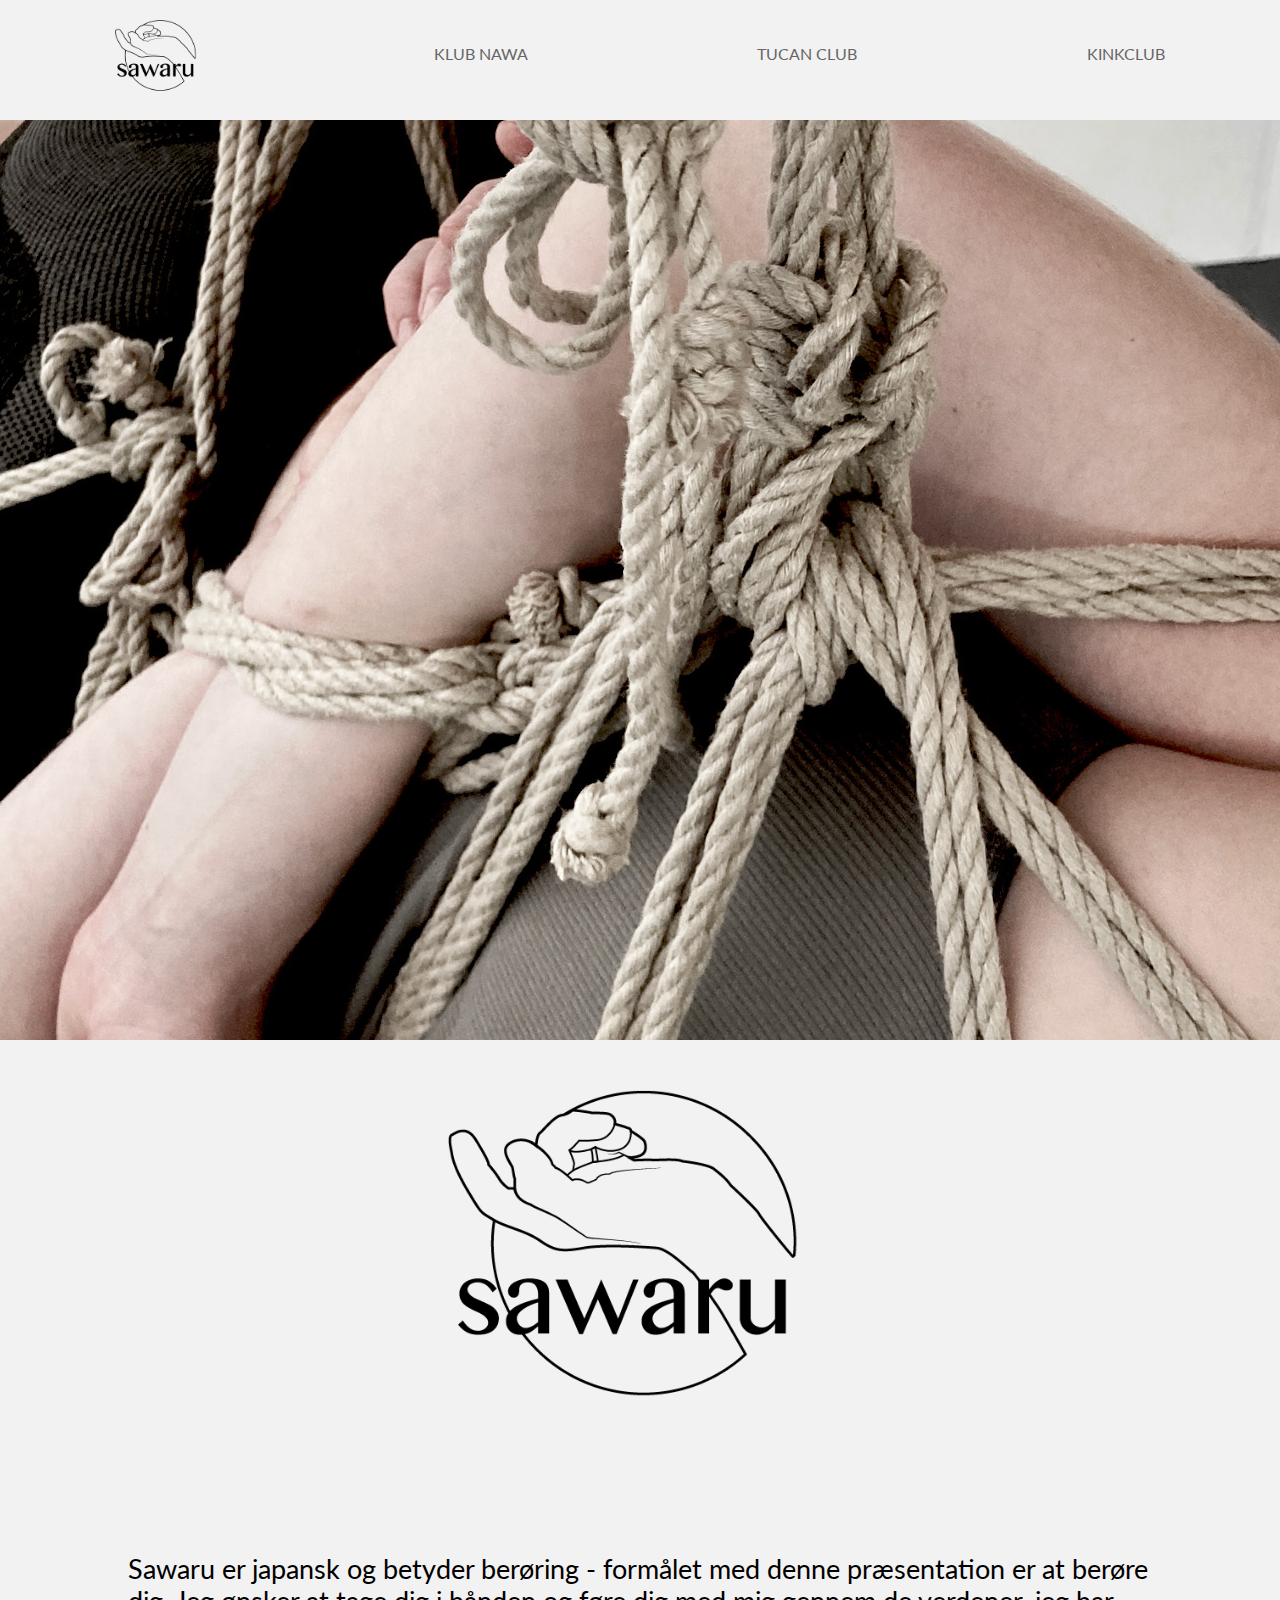
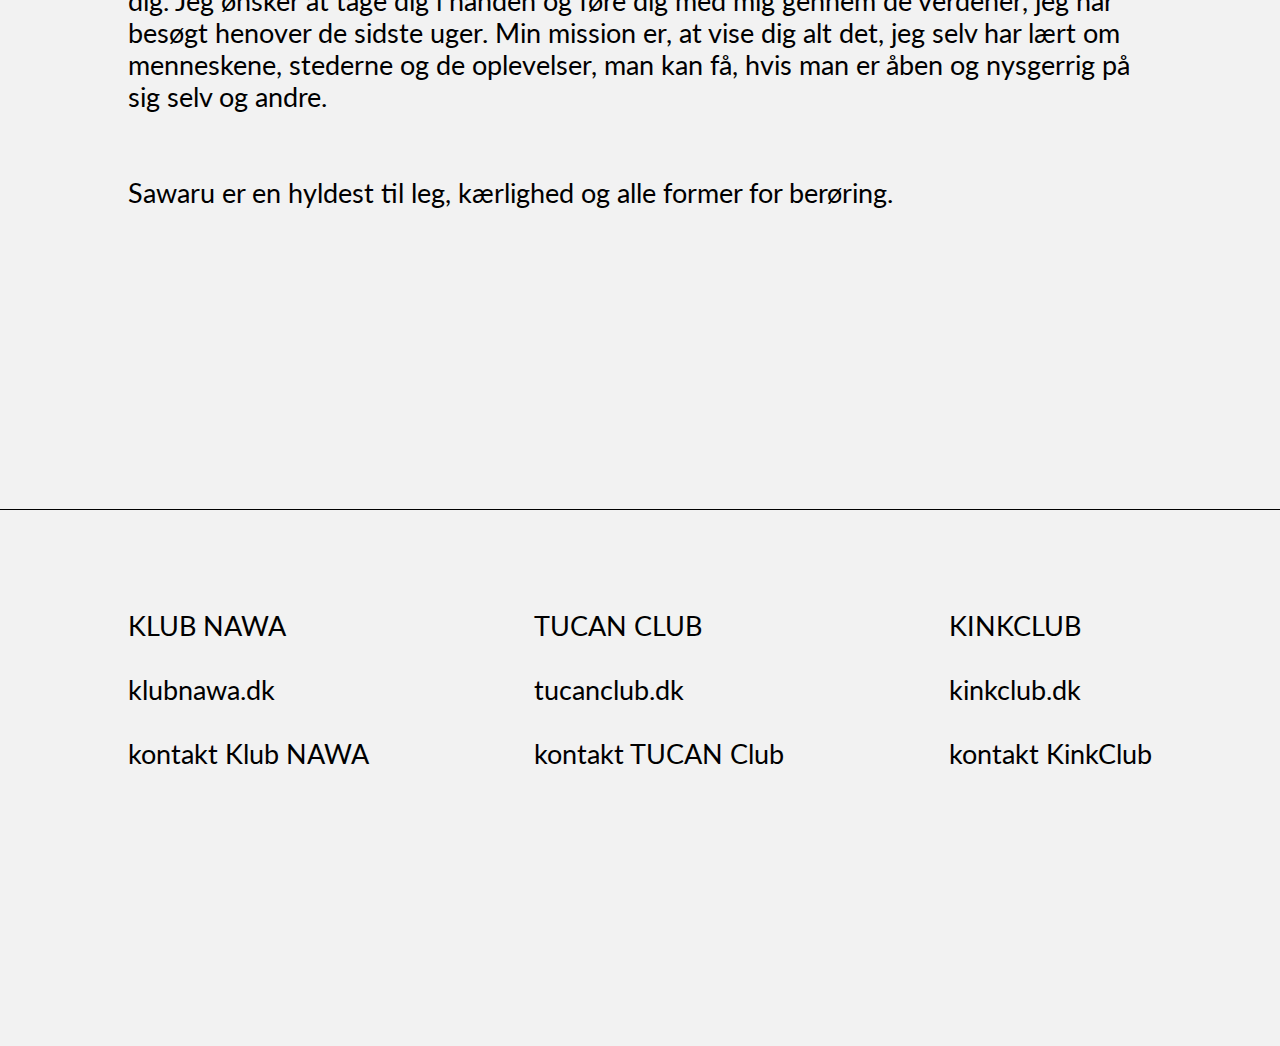
<file: index.html>
<!DOCTYPE html>
<html lang="en">
<head>
    <meta charset="UTF-8">
    <meta http-equiv="X-UA-Compatible" content="IE=edge">
    <meta name="viewport" content="width=device-width, initial-scale=1.0">

    <!--ekstra robot halløj, så google ikke ser mine juicy billeder-->
    <meta name=”robots” content=”nofollow” />

    <link rel="preconnect" href="https://fonts.googleapis.com"> 
    <link rel="preconnect" href="https://fonts.gstatic.com" crossorigin> 
    <link href="https://fonts.googleapis.com/css2?family=Poiret+One&display=swap" rel="stylesheet">
    
    <link rel="preconnect" href="https://fonts.googleapis.com"> 
    <link rel="preconnect" href="https://fonts.gstatic.com" crossorigin> 
    <link href="https://fonts.googleapis.com/css2?family=Lato:wght@100&display=swap" rel="stylesheet">

    <link rel="stylesheet" href="styles.css">
    <title>welcome to sawaru</title>
</head>
<body id="nawabody">
    <header>  
        <nav>
            <div>
                <a href="index.html">   
                <img id="logo" src="images/sawaru.png" alt="sawaru"></a>  
            </div>
                    <div class="dropdown">
                        <a href="nawa.html">KLUB NAWA</a>
                            <div class="dropdown-content">
                                <span>
                                    <a href="nawa.html">Klub NAWA</a><br>
                                </span>
                                <span>
                                    <a href="nawa.html#helenasreb">Helenas reb</a><br>
                                </span>
                                <span>
                                    <a href="nawa.html#3stadier">3 stadier</a><br>
                                </span>
                            </div>
                    </div>
    
                    <div class="dropdown">
                        <a href="tucan.html">TUCAN CLUB</a>
                            <div class="dropdown-content">
                                <span>
                                    <a href="tucan.html">TUCAN Club</a><br>
                                </span>
                                <span>
                                    <a href="tucan.html#faciliteter">Legerum</a><br>
                                </span>
                                <span>
                                    <a href="tucan.html#swinging20s">Swinging 20's</a><br>
                                </span>
                            </div>
                    </div>
    
                    <div class="dropdown">
                        <a href="kinkclub.html">KINKCLUB</a>
                            <div class="dropdown-content">
                                <span>
                                    <a href="kinkclub.html">KinkClub</a><br>
                                </span>
                                <span>
                                    <a href="kinkclub.html#thepain">The pain that i'm used to</a><br>
                                </span>
                                <span>
                                    <a href="kinkclub.html#lotte">Lottes første stik</a><br>
                                </span>
                            </div>
                    </div> 
        </nav>
    
        <!--Burger-->
        <nav id="burgermenu">
            <div class="navbar">
                <div class="container nav-container">
                    <a href="index.html"> <img id="burgerlogo" src="images/sawaru.png" alt="sawaru"></a>
                  <input class="checkbox" type="checkbox">
                  <div class="hamburger-lines">
                    <span class="line line1"></span>
                    <span class="line line2"></span>
                    <span class="line line3"></span>
                </div>  
                <div class="menu-items">
                    <a href="index.html"> <img id="burgerlogo" src="images/sawaru.png" alt="sawaru"></a>
                    <li><a href="nawa.html">KLUB NAWA</a></li>
                    <li><a class="ddc" href="nawa.html">Klub NAWA</a></li>
                    <li><a class="ddc" href="nawa.html#helenasreb">Helenas reb</a></li>
                    <li><a class="ddc" href="nawa.html#3stadier">3 stadier</a></li></br></br>
                    
                    <li><a href="tucan.html">TUCAN CLUB</a></li>
                    <li><a class="ddc" href="tucan.html">Tucan Club</a></li>
                    <li><a class="ddc" href="tucan.html#faciliteter">Legerum</a></li>
                    <li><a class="ddc" href="tucan.html#swinging20s">Swinging 20's</a></li></br></br>
                    
                    <li><a href="kinkclub.html">KINKCLUB</a></li>
                    <li><a class="ddc" href="kinkclub.html">KinkClub</a></li>
                    <li><a class="ddc" href="kinkclub.html#thepain">The pain that i'm used to</a></li>
                    <li><a class="ddc" href="kinkclub.html#lotte">Lottes første stik</a></li></br></br>
                    
                </div>
              </div>
            </div>
          </nav>
    </header>

<main>
    <div class="containerkarusel">
        <div class="pic" id="pic9"></div>
        <div class="pic" id="pic8"></div>
        <div class="pic" id="pic7"></div>
        <div class="pic" id="pic6"></div>
        <div class="pic" id="pic5"></div>
        <div class="pic" id="pic4"></div>
        <div class="pic" id="pic3"></div>
        <div class="pic" id="pic2"></div>
        <div class="pic" id="pic1"></div>
    </div>
    

    <img id="sawaru" src="images/sawaru.png" alt="sawaru logo">
    <p class="kasseløsp">Sawaru er japansk og betyder berøring - formålet med denne præsentation er at berøre dig. Jeg ønsker at tage dig i hånden og føre dig med mig gennem de verdener, jeg har besøgt henover de sidste uger. Min mission er, at vise dig alt det, jeg selv har lært om menneskene, stederne og de oplevelser, man kan få, hvis man er åben og nysgerrig på sig selv og andre. 
        </br></br></br>
        Sawaru er en hyldest til leg, kærlighed og alle former for berøring.
    </p>

    <footer>
        <div>
            <p>KLUB NAWA </br></br> <a href="http://klubnawa.dk" target="_blank">klubnawa.dk</a></br></br> <a href="http://klubnawa.dk/index.php/kontakt/" target="_blank">kontakt Klub NAWA</a></p>
        </br></br></br></br></br></br></br>
        </div>

        <div>
            <p>TUCAN CLUB </br></br> <a href="https://tucanclub.dk/forside/" target="_blank">tucanclub.dk</a></br></br> <a href="https://tucanclub.dk/om-tucan-club/" target="_blank">kontakt TUCAN Club</a></p>
            </br></br></br></br></br></br></br>
        </div>

        <div>
            <p>KINKCLUB </br></br> <a href="https://kinkclub.dk" target="_blank">kinkclub.dk</a></br></br> <a href="https://kinkclub.dk/contact-us/" target="_blank">kontakt KinkClub</a></p>
        </br></br></br></br></br></br></br>
        </div>
    </footer>
</main>
</body>
</file>
<file: styles.css>
*{
    padding: 0;
    margin: 0;
    box-sizing: border-box;
}

#nawabody{
    background-color: #f2f2f2;
}
#nawabody p{
    color: black;
    font-size: 20pt;
    font-family: 'Lato', sans-serif;
}
#nawabody h1{
    color: black;
}

#tucanbody{
    background-color: #232323;
}
#tucanbody p{
    color: white;
    font-size: 20pt;
    font-family: 'Lato', sans-serif;
    font-weight: bold;
}
#tucanbody a{
    color: white;
}
#tucanbody h1{
    color: #f2f2f2;
}
#tucanbody header{
    background-color: #232323;
}
#tucanbody header nav a{
    color: white;
}
#tucanbody .dropdown-content{
    background-color: #232323;
}


#kinkclubbody{
    background-color: black;
}
#kinkclubbody h1{
    color: white;
}
#kinkclubbody p{
    color: white;
    font-size: 20pt;
    font-family: 'Lato', sans-serif;
    font-weight: lighter;
}
#kinkclubbody a{
    color: white;
}
#kinkclubbody header{
    background-color: black;
}
#kinkclubbody header nav a{
    color: white;
}
#kinkklubbody .dropdown-content{
    background-color: black;
}


/*----karusel*/
.containerkarusel {
    position: relative;
    display: block;
    width: 100%;
    height: 940px;
    margin: 0 auto;
    margin-top: 100px;
}
    .pic {
    position: absolute;
    top: 0;
    left: 0;
    width: 100%;
    height: 100%;
    background-size: cover;
    background-position: center;
    background-repeat: no-repeat;
    -webkit-animation: fade 45s infinite;
    animation: fade 45s infinite;
  }
  #pic1 {
    animation-delay: 0s;
    background-image: url(images/LkaruselN1.jpg);
  }
  #pic2 {
    animation-delay: 5s;
    background-image: url(images/LkaruselT1.jpg);
  }
  #pic3 {
    animation-delay: 10s;
    background-image: url(images/LkaruselK1.jpg);
  }
  #pic4 {
    animation-delay: 15s;
    background-image: url(images/LkaruselN2.jpg);
  }
  #pic5 {
    animation-delay: 20s;
    background-image: url(images/LkaruselT2.jpg);
  }
  #pic6 {
    animation-delay: 25s;
    background-image: url(images/LkaruselK2.jpg);
  }
  #pic7 {
    animation-delay: 30s;
    background-image: url(images/LkaruselN3.jpg);
  }
  #pic8 {
    animation-delay: 35s;
    background-image: url(images/LkaruselT3.jpg);
  }
  #pic9 {
    animation-delay: 40s;
    background-image: url(images/LkaruselK3.jpg);
  }
 
 

  @-webkit-keyframes fade {
    0% {
      opacity: 1;
    }
    6% {
      opacity: 1;
    }
    11% {
      opacity: 0;
    }
    95% {
      opacity: 0;
    }
    100% {
      opacity: 1;
    }
  }
  @keyframes fade {
    0% {
      opacity: 1;
    }
    6% {
      opacity: 1;
    }
    11% {
      opacity: 0;
    }
    95% {
      opacity: 0;
    }
    100% {
      opacity: 1;
    }
  }

.Lfilmtop{
    width: 100%;
    height: auto;
    margin: auto;
    display: block;
    margin-top: 120px;
}
.helena{
    width: 40%;
    height: auto;
    margin: auto;
    display: block;
    margin-top: 120px;
}
.Mfilmtop{
    width: 100%;
    height: auto;
    display: none;
}

/*---------billeder---------*/
.bfuldskærm{
    width: 100%;
    height: auto;
    margin-top: 200px;
    margin-bottom: 50px;
}
.topmargin50{
    margin-top: 50;
}
.laptopbillede{
    display: block;
}
.mobilbillede{
    display: none;
}

/*---------------------------------TEKST--------------------------------*/

h1{
    font-family: 'Poiret One', cursive;
    text-align: center;
    margin-top: 200px;
    margin-bottom: 100px;
    font-size: 100pt; 
}
.kasseløsphvid{
    margin-left: 10%;
    margin-right: 10%;
    margin-top: 200px;
    font-weight:bolder;
    color: rgb(255, 255, 255);
}
.kasseløsp{
    margin-left: 10%;
    margin-right: 10%;
    margin-top: 200px;
}
.fed{
    font-weight:bolder;
}

/*---------------------------------BODY--------------------------------*/
body a{
    text-decoration: none;
    color: black;
}
body a:hover{
    text-decoration: underline;
    
}

/*---------------------------------------HEADER--------------------------------*/
#burgermenu{
    display: none; /*dækker over den ekstra menu - burgermenuen - der ikke skal vises på laptop*/
}
.anchor{
    min-height: 2px;
    opacity: 0;
}
header{
    display: flex;
    align-items: center;
    position: fixed;
    top: 0;
    width: 100%;
    height: 120px;
    z-index: 999;
    display: block;
    background-color: #f2f2f2;
}

header nav{
    display: flex;
    justify-content: space-around;
    align-items: center;
}

header nav a{
    padding-left: 35px;
    padding-right: 35px;
    text-decoration:none;
    color: #666666;
    font-family: 'Lato', sans-serif;
}
#logo{
    width: 89px;
    left: 0px;
    padding-top: 20px;
}
header nav a:hover{
    text-decoration: underline;

}

/*dropdown------------------------------------------*/
.dropdown{
    position: relative;
    display: inline-block;
  }
  
.dropdown-content{
    display:none;
    color: #666666;
    position: absolute;
    z-index: 1;
    min-width: 300px;
    background-color: #f2f2f2;
    text-align: left;
    font-size: 15px;
    padding: 10px;
}
#tucanbody .dropdown-content{
    background-color: #232323;
}
#kinkclubbody .dropdown-content{
    background-color: black;
}
.dropdown-content a:hover{
    text-decoration: none;
    color: #666666;
    text-decoration: underline;
}
.dropdown:hover .dropdown-content{
    display: block;   
}

/*burgerikon---------------------------------*/
.burgerikon .checkbox {
    position: absolute;
    display: block;
    height: 32px;
    width: 32px;
    top: 20px;
    right: 20px;
    z-index: 5;
    opacity: 0;
    cursor: pointer;
  }
  
.burgerikon .hamburger-lines {
    display: block;
    height: 26px;
    width: 32px;
    position: absolute;
    top: 17px;
    right: 20px;
    z-index: 2;
    display: flex;
    flex-direction: column;
    justify-content: space-between;
  }
  
.burgerikon .hamburger-lines .line {
    display: block;
    height: 4px;
    width: 100%;
    border-radius: 10px;
    background: #0e2431;
  }
.burgerikon .hamburger-lines .line1 {
    transform-origin: 0% 0%;
    transition: transform 0.4s ease-in-out;
  }
  
.burgerikon .hamburger-lines .line2 {
    transition: transform 0.2s ease-in-out;
  }
  
.burgerikon .hamburger-lines .line3 {
    transform-origin: 0% 100%;
    transition: transform 0.4s ease-in-out;
  }
.burgerikon{
    display: none;
    
}
.burgerikon input[type="checkbox"]:checked ~ .menu-items {
    transform: translateX(0);
  }
  
.burgerikon input[type="checkbox"]:checked ~ .hamburger-lines .line1 {
    transform: rotate(45deg);
  }
.burgerikon input[type="checkbox"]:checked ~ .hamburger-lines .line2 {
    transform: scaleY(0);
  }
  
.burgerikon input[type="checkbox"]:checked ~ .hamburger-lines .line3 {
    transform: rotate(-45deg);
  }
  
.burgerikon input[type="checkbox"]:checked ~ .logo{
    display: none;
  }
/*-----------FLEXBOKSE-------------*/
.flexbillede{
    width: 100%;
    height: auto;
    margin-top: 100px;
    margin-bottom: 100px;
}
.flex1b1t{
    display: flex;
    width: 100%;
    height: auto;
    padding-left: 10%;
    padding-right: 0px;
    justify-content: space-between;
    gap: 5%;
    margin-top: 200px;
    margin-bottom: 50px;
}
.columnreverse{
    padding-left: 0px;
    padding-right: 10%;
}
.flex2b1t{
    display: flex;
    width: 100%;
    height: auto;
    justify-content: space-between;
    gap: inherit;
    margin-top: 200px;
    margin-bottom: 50px;
    padding-right: 10%;
}
.freverse{
    padding-right: 0%;
    padding-left: 10%;
}
.flex{
    display: flex;
    justify-content: space-between;
    padding-left: 10%;
    padding-right: 10%;
    margin-bottom: 200px;
    gap: 6%;
    
}
/*--------------BOKSE UDEN FLEX-----------*/
.baggrundstekstur{
    width: 100%;
    height: auto;
    background-image: url(images/nawatextur.jpg);
    background-size: 100% 100%;
    padding-top: 100px;
    padding-bottom: 200px;
    margin-top: 200px;
    margin-bottom: 200px;
}
.bogt{
    width: 35%;
    height: auto;
}
.textucan{
    background-image: url(images/textur1.png);
    background-size: 100% 100%;
}
.texkinkclub{
    background-image: url(images/texkinkclub.jpg);
    background-size: 100% 100%;
}
#sawaru{
    width: 30%;
    height: auto;
    margin: auto;
    margin-bottom: -100px;
    margin-top: 50px;
    display: block;
}
/*------------FLEX INDHOLD----------*/
.flex1b1ttekst{
    width: 25%;
    height: auto;
}
.Lflex1b1tbillede{
    width: 50%;
    height: auto;
    padding-right: 0px;
    display: block;
}
.Mflex1b1tbillede{
   display: none;
}
.mbilledembaggrund{
    display: none;
}
.lbilledembaggrund{
    width: 70%;
    height: auto;
    margin: auto;
    margin-top: 40px;
    margin-bottom: 40px;
    display: block;
}
.lbogtbillede{
    width: 100%;
    height: auto;
    display: block;
    margin-top: 50px;
}
.mbogtbillede{
    display: none;
}
.lflex2b1tbillede{
    width: 50%;
    height: auto;
    margin-left: 0px;
    display: block;
}
.reverse{
    margin-right: 0px;
}
.mflex2b1tbillede{
    display: none;
}
.l2btextur{
    width: 50%;
    height: auto;
    display: block;
}
.m2btextur{
    width: 80%;
    height: auto;
    display: none;
}
footer{
    width: 100%;
    height: auto;
    display: flex;
    justify-content: space-between;
    gap: inherit;
    background-color: #f2f2f2;
    padding-left: 10%;
    padding-right: 10%;
    padding-top: 100px;
    padding-bottom: 150px;
    border-top-color: black;
    border-top-style: solid;
    border-top-width: 1px;
    margin-top: 300px;
}
#tucanbody footer{
    background-color: #232323;
    border-top-color: white;
}
#tucanbody footer a{
    color: white;
}

#kinkclubbody footer{
    background-color: black;
}
#kinkclubbody footer a{
    color: white;
}
@media screen and (max-width: 900px){
   
    p{
        font-size: 17pt;
    }
    .pbaggrund{
        margin: 10px, 10px, 50px, 10px; 
    }
    #logo{
        display: none;
    }
    header nav{
        display: none; /*dækker over laptopmenuen, så den ikke vises på mobil*/
    }
    /* burgermenu----------------------------*/
    *{
    margin: 0;
    padding: 0;
    box-sizing: border-box;
    }

    #burgermenu{
        margin-top: -25px;
        display: block; /*burgermenu vises*/
    }
    .menu-items {
        margin-top:-25px; /*for at få menu-items kassen til at gå helt op til toppen af skærmen - ellers vistes lidt af billedet i toppen*/
    }
    .container {
        width: 100%;
        margin: auto;
      }
    .burgerlogo{
        padding-top: 70px;
        padding-left: 30px;
    } 
    .navbar {
        width: 100%;
    }
      
    .nav-container {
        display: flex;
        justify-content: space-between;
        align-items: center;
        height: 62px;
        /*margin-top: 20px;*/
    }
      
    .navbar .menu-items {
        display: flex;
    }
      
    .navbar .nav-container li { /*for at alle punkter ikke får en prik foran sig (fordi <li>)*/
        list-style: none;
    }
      
    .navbar .nav-container a {
        text-decoration: none;
        color: #666666;
        font-weight: 500;
        font-size: 1.2rem;
        padding: 0.7rem;
    }
      
    .nav-container {
        display: block;
        position: relative;
        height: 60px;
    }
      
    .nav-container .checkbox { /*styling af den usynlige chechbox, der ligger under burgerikonet, så det virker når man klikker på det - ellers er det bare et billede*/
        position: absolute;
        display: block;
        height: 32px;
        width: 32px;
        top: 40px;
        right: 20px;
        z-index: 5;
        opacity: 0;
        cursor: pointer;
    }
      
    .nav-container .hamburger-lines { /*ja - burgerlinjernes styling så de ses som burger*/
        display: block;
        height: 26px;
        width: 32px;
        position: absolute;
        top: 40px;
        right: 20px;
        z-index: 2;
        display: flex;
        flex-direction: column;
        justify-content: space-between;
    }
      
    .nav-container .hamburger-lines .line { /*styling af den enkelte linje i burgeren*/
        display: block;
        height: 4px;
        width: 100%;
        border-radius: 10px;
        background: #666666;
    }
      
    .nav-container .hamburger-lines .line1 { 
        transform-origin: 0% 0%;
        transition: transform 0.4s ease-in-out;
    }
      
    .nav-container .hamburger-lines .line2 { 
        transition: transform 0.2s ease-in-out;
    }
      
    .nav-container .hamburger-lines .line3 {
        transform-origin: 0% 100%;
        transition: transform 0.4s ease-in-out;
    }
      
    .navbar .menu-items { /*styling til hvordan linksene er placeret og transformeres*/
        padding-top: 120px;
        background-color: #f2f2f2;
        height: 110vh;
        width: 100%;
        transform: translate(-150%);
        display: flex;
        flex-direction: column;
        padding-left: 50px;
        transition: transform 0.5s ease-in-out;
        text-align: center;
        line-height: 10PX;
    }
    #tucanbody .navbar .menu-items{
        background-color: #232323;
    }
    #kinkclubbody .navbar .menu-items{
        background-color: black;
    }
   
    .navbar .menu-items li { /*tekststørrelse, -type og den slags*/
        margin-bottom: 1.2rem;
        font-size: 1.5rem;
        font-weight: 500;
        text-align: left;
        padding-left: 30%;
    }
    .navbar .menu-items .ddc { /*det samme, men til de punkter, der var dropdown content (derfor ddc) i laptopnaven*/
        margin-bottom: 1.2rem;
        font-size: 1rem;
        font-weight: 400;
        text-align: left;
    }
    #burgerlogo {
        position: absolute;
        top: 5px;
        left: 15px;
        width: 10%;
        height: auto; 
        margin-top: 20px;
    }
      
    .nav-container input[type="checkbox"]:checked ~ .menu-items { /* hvad der sker når den usynlige checkbox er checket af*/
        transform: translateX(0);
    }
      
    .nav-container input[type="checkbox"]:checked ~ .hamburger-lines .line1 { /*øverste burgerlinje drejer højre ende ned*/
        transform: rotate(45deg);
    }
      
    .nav-container input[type="checkbox"]:checked ~ .hamburger-lines .line2 { /*midterste linje forsvinder*/
        transform: scaleY(0);
    }
      
    .nav-container input[type="checkbox"]:checked ~ .hamburger-lines .line3 {/*nederste burgerlinje drejer højre ende op*/
        transform: rotate(45deg);
        transform: rotate(-45deg);
    }
    
    .nav-container input[type="checkbox"]:checked ~ .logo{
        display: block;
    }

    /*----karusel----*/
    #pic1 {
        animation-delay: 0s;
        background-image: url(images/MkaruselN1.jpg);
      }
      #pic2 {
        animation-delay: 7s;
        background-image: url(images/MkaruselT1.jpg);
      }
      #pic3 {
        animation-delay: 14s;
        background-image: url(images/MkaruselK1.jpg);
      }
      #pic4 {
        animation-delay: 21s;
        background-image: url(images/MkaruselN2.jpg);
      }
      #pic5 {
        animation-delay: 28s;
        background-image: url(images/MkaruselT2.jpg);
      }
      #pic6 {
        animation-delay: 35s;
        background-image: url(images/MkaruselK2.jpg);
      }
      #pic7 {
        animation-delay: 42s;
        background-image: url(images/MkaruselN3.jpg);
      }
      #pic8 {
        animation-delay: 49s;
        background-image: url(images/MkaruselT3.jpg);
      }
      #pic9 {
        animation-delay: 56s;
        background-image: url(images/MkaruselK3.jpg);
      }


    .Lfilmtop{
        display: none;
    }
    .Mfilmtop{
        display: block;
        width: 100%;
    }
    /*------------BOKSE UDEN FLEX----------------------------------------*/
    .bogt{
        width: 100%;
        margin-top: 50px;
    }
    #sawaru{
        width: 50%;
        height: auto;
        margin: auto;
        margin-bottom: 40px;
        margin-top: 50px;
        display: block;
    }
    /*--------------FLEXBOKSE---------------------------------------------*/
    .flex1b1t{
        flex-direction: column;
        padding-left: 0px;
        padding-right: 0px;
        justify-content: space-between;
        gap: 100px;
    }
    .flex2b1t{
        flex-direction: column;
        padding-right: 0%;
    }
    .freverse{
        padding-left: 0%;
    }
    .flex{
        display: flex;
        flex-direction: column;
        align-items: center;
        margin: auto;
    }
    .columnreverse{
        flex-direction: column-reverse;
    }
    /*-----------FLEX INDHOLD----------------------------------------------*/
    .flex1bt1tekst{
        width: 80%;
        margin: auto;
    }
    .Lflex1b1tbillede{
        display: none;
    }
    .Mflex1b1tbillede{
        width: 100%;
        height: auto;
        display: block;
    }
    .laptopbillede{
        display: none;
    }
    .mobilbillede{
        display: block;
    }
    .lbilledembaggrund{
        display: none;
    }
    .mbilledembaggrund{
        width: 70%;
        height: auto;
        margin: auto;
        margin-bottom: 40px;
        display: block;
    }
    .mbogtbillede{
        width: 100%;
        height: auto;
        display: block;
    }
    .lbogtbillede{
        display: none;
    }
    .mflex2b1tbillede{
        width: 70%;
        height: auto;
        display: block;
    }
    .lflex2b1tbillede{
        display: none;
    }
    .mflex2b1tbillede{
        width: 90%;
        height: auto;
        margin-left: 0px;
        margin-top: 100px;
        display: block;
    }

    .lflex2b1tbillede{
        display: none;
    }
    .bogttekst{
        width: 80%;
        margin: auto;
    }
    .mbogtbillede{
        width: 70%;
        height: auto;
        display: block;
        margin: auto;
        margin-top: 50px;
    }
    .lbogtbillede{
        display: none;
    }
    .l2btextur{
        width: 37%;
        height: auto;
        display: none;
    }
    .m2btextur{
        width: 80%;
        height: auto;
        display: block;
    }
    .video{
        display: block;
    }
    .tekstreverse{
        padding-bottom: 100px;
        padding-top: 0px;
    }
    footer{
        flex-direction: column;
        margin-top: 50px;
    }
}
</file>
